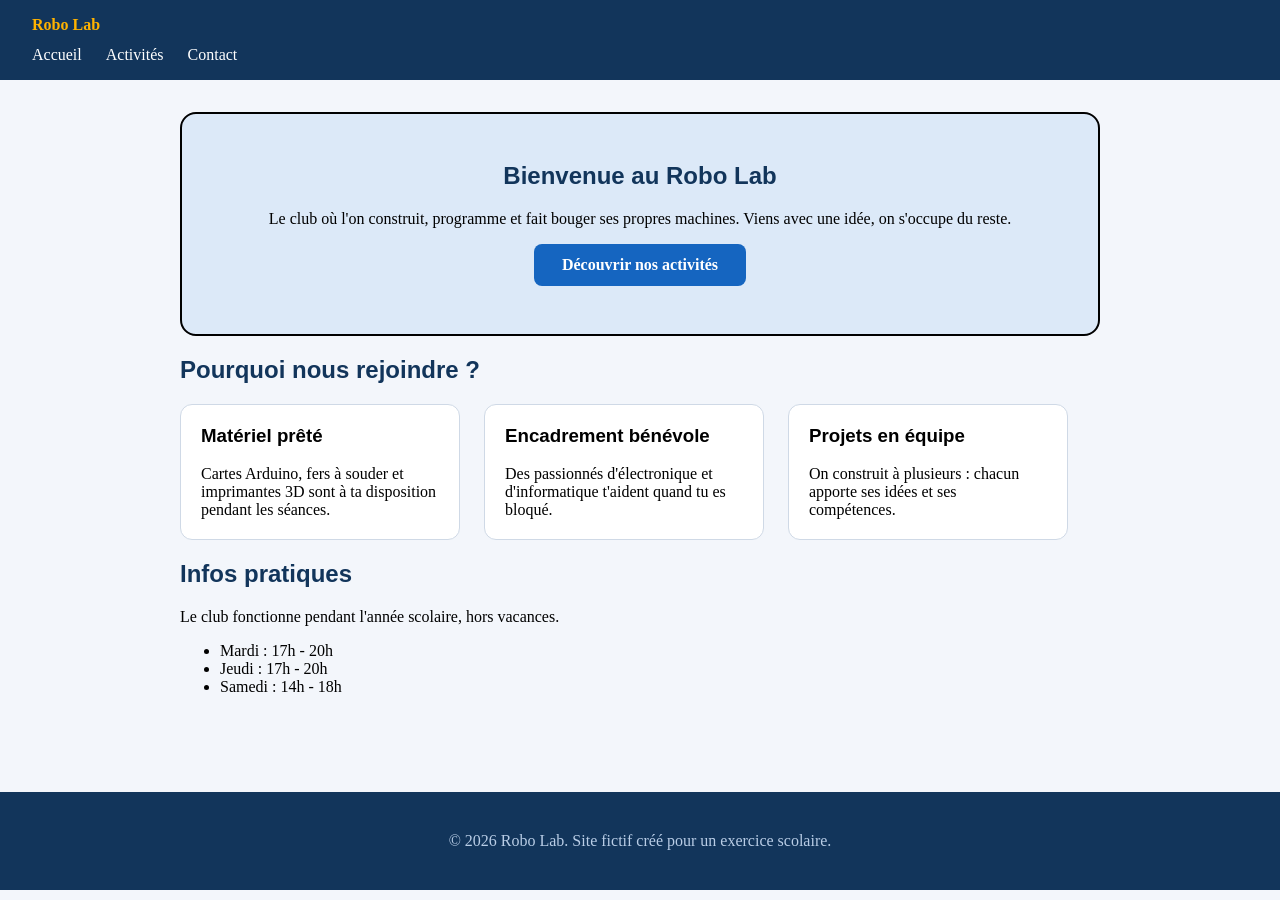
<file: html/index.html>
<!DOCTYPE html>
<html lang="fr">
<head>
  <meta charset="UTF-8">
  <meta name="viewport" content="width=device-width, initial-scale=1.0">
  <title>Accueil - Robo Lab</title>
  <link rel="stylesheet" href="../CSS/style.css">
</head>
<body>
  <header>
    <a href="index.html">Robo Lab</a>
    <nav>
      <ul class="menu">
        <li><a href="index.html">Accueil</a></li>
        <li><a href="activites.html">Activités</a></li>
        <li><a href="contact.html">Contact</a></li>
      </ul>
    </nav>
  </header>

  <main>
    <section class="hero">
      <h1>Bienvenue au Robo Lab</h1>
      <p>Le club où l'on construit, programme et fait bouger ses propres machines. Viens avec une idée, on s'occupe du reste.</p>
      <a class="bouton" href="activites.html">Découvrir nos activités</a>
    </section>

    <section>
      <h2>Pourquoi nous rejoindre ?</h2>
      <div class="galerie">
        <article class="carte">
          <h3>Matériel prêté</h3>
          <p>Cartes Arduino, fers à souder et imprimantes 3D sont à ta disposition pendant les séances.</p>
        </article>
        <article class="carte">
          <h3>Encadrement bénévole</h3>
          <p>Des passionnés d'électronique et d'informatique t'aident quand tu es bloqué.</p>
        </article>
        <article class="carte">
          <h3>Projets en équipe</h3>
          <p>On construit à plusieurs : chacun apporte ses idées et ses compétences.</p>
        </article>
      </div>
    </section>

    <section>
      <h2>Infos pratiques</h2>
      <p>Le club fonctionne pendant l'année scolaire, hors vacances.</p>
      <ul>
      <li>Mardi : 17h - 20h</li>
      <li>Jeudi : 17h - 20h</li>
      <li>Samedi : 14h - 18h</li>
      </ul>
    </section>
  </main>

  <footer>
    <p>© 2026 Robo Lab. Site fictif créé pour un exercice scolaire.</p>
  </footer>
</body>
</html>
</file>
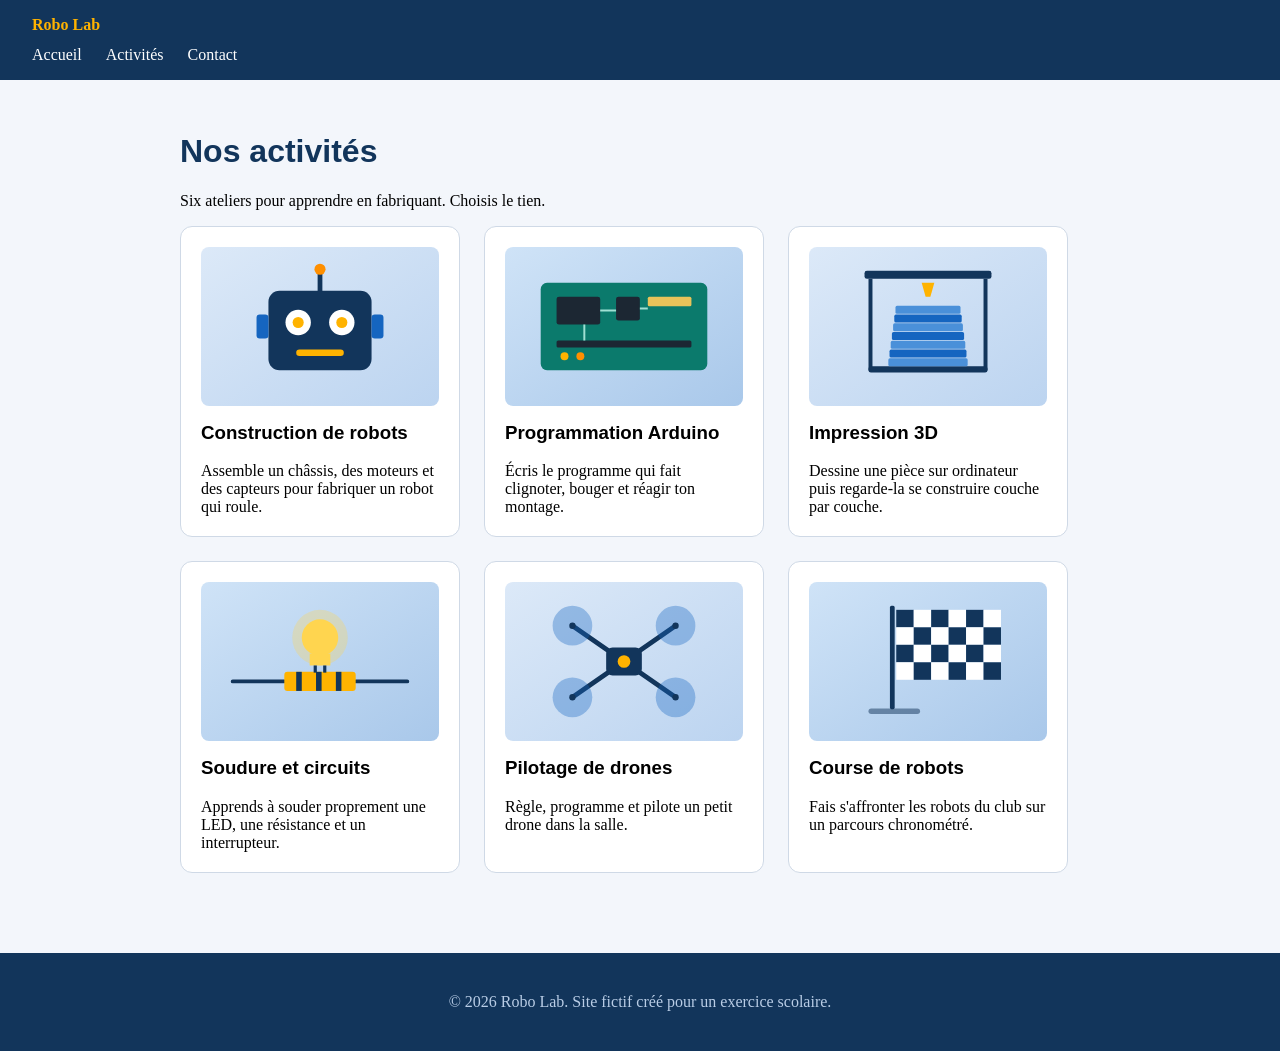
<file: html/activites.html>
<!DOCTYPE html>
<html lang="fr">

<head>
  <meta charset="UTF-8">
  <meta name="viewport" content="width=device-width, initial-scale=1.0">
  <title>Activités - Robo Lab</title>
  <link rel="stylesheet" href="../CSS/style.css">
</head>

<body>
  <header>
    <a href="index.html">Robo Lab</a>
    <nav>
      <ul class="menu">
        <li><a href="index.html">Accueil</a></li>
        <li><a href="activites.html">Activités</a></li>
        <li><a href="contact.html">Contact</a></li>
      </ul>
    </nav>
  </header>

  <main>
    <h1>Nos activités</h1>
    <p>Six ateliers pour apprendre en fabriquant. Choisis le tien.</p>

    <div class="galerie">
      <article class="carte">
        <img src="/image/g3-robot.svg" alt="Illustration : la tête d'un robot">
        <h3>Construction de robots</h3>
        <p>Assemble un châssis, des moteurs et des capteurs pour fabriquer un robot qui roule.</p>
      </article>
      <article class="carte">
        <img src="/image/g3-arduino.svg" alt="Illustration : une carte électronique">
        <h3>Programmation Arduino</h3>
        <p>Écris le programme qui fait clignoter, bouger et réagir ton montage.</p>
      </article>
      <article class="carte">
        <img src="/image/g3-impression.svg" alt="Illustration : une pièce imprimée en couches">
        <h3>Impression 3D</h3>
        <p>Dessine une pièce sur ordinateur puis regarde-la se construire couche par couche.</p>
      </article>
      <article class="carte">
        <img src="/image/g3-soudure.svg" alt="Illustration : une LED allumée">
        <h3>Soudure et circuits</h3>
        <p>Apprends à souder proprement une LED, une résistance et un interrupteur.</p>
      </article>
      <article class="carte">
        <img src="/image/g3-drone.svg" alt="Illustration : un drone vu de dessus">
        <h3>Pilotage de drones</h3>
        <p>Règle, programme et pilote un petit drone dans la salle.</p>
      </article>
      <article class="carte">
        <img src="/image/g3-course.svg" alt="Illustration : un drapeau à damier">
        <h3>Course de robots</h3>
        <p>Fais s'affronter les robots du club sur un parcours chronométré.</p>
      </article>
    </div>
  </main>

  <footer>
    <p>© 2026 Robo Lab. Site fictif créé pour un exercice scolaire.</p>
  </footer>
</body>

</html>
</file>
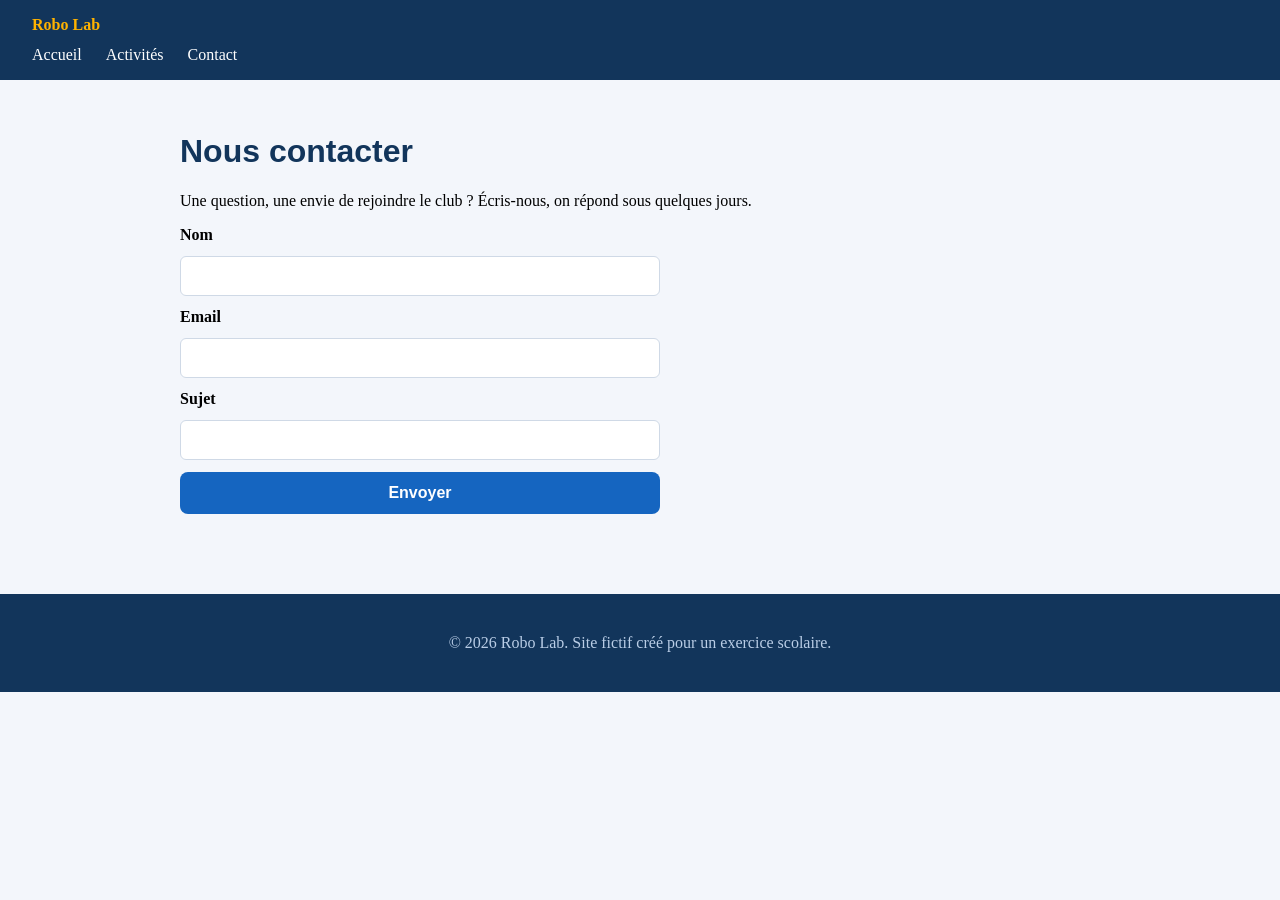
<file: html/contact.html>
<!DOCTYPE html>
<html lang="fr">

<head>
  <meta charset="UTF-8">
  <meta name="viewport" content="width=device-width, initial-scale=1.0">
  <title>Contact - Robo Lab</title>
  <link rel="stylesheet" href="../CSS/style.css">
</head>

<body>
  <header>
    <a href="index.html">Robo Lab</a>
    <nav>
      <ul class="menu">
        <li><a href="index.html">Accueil</a></li>
        <li><a href="activites.html">Activités</a></li>
        <li><a href="contact.html">Contact</a></li>
      </ul>
    </nav>
  </header>

  <main>
    <h1>Nous contacter</h1>
    <p>Une question, une envie de rejoindre le club ? Écris-nous, on répond sous quelques jours.</p>

    <form action="#" method="get">
      <label for="nom">Nom</label>
      <input type="text" id="nom" name="nom" required>

      <label for="email">Email</label>
      <input type="email" id="email" name="email" required>

      <label for="sujet">Sujet</label>
      <input type="text" id="sujet" name="sujet" required>

      <button type="submit">Envoyer</button>
    </form>
  </main>

  <footer>
    <p>© 2026 Robo Lab. Site fictif créé pour un exercice scolaire.</p>
  </footer>
</body>

</html>
</file>
<file: CSS/style.css>
* {
    box-sizing: border-box;
}

body {
    margin: 0;
    line-height: 1, 6;
    background-color: #F3F6FB;

}

header {
    display: flex;
    flex-direction: column;
    justify-content: space-between;
    flex-wrap: wrap;
    padding: 16px 32px;
    gap: 12px;
    background-color: #12355B;
    text-decoration: none;


}

header>a {
    color: #FFB300;
    font-size: 1, 5rem;
    font-weight: bold;
    text-decoration: none;

}

.menu {
    display: flex;
    gap: 24px;
    list-style: none;
    margin: 0;
    padding: 0;

}

nav a {
    display: flex;
    list-style: none;
    color: #FFFFFF;
    text-decoration: none;
}

nav a:hover {
    color: #FFB300;
}

footer {
    background-color: #12355B;
    color: #B9CDE6;
    text-align: center;
    padding: 24px;
    margin-top: 48px;

}

main {
    max-width: 960px;
    margin: 0 auto;
    padding: 32px 20px;

}

h1 {
    color: #12355B;
    margin-top: 2.2rem 40px;
    font-family: "Trebuchet MS", Arial, sans-serif;
}

h2 {
    color: #12355B;
    margin-top: 1.6rem 40px;
    font-family: "Trebuchet MS", Arial, sans-serif;
}
h3{
    margin-top: 1.2rem;
    font-family: "Trebuchet MS", Arial, sans-serif;
}
.hero{
    background-color: #DCE9F8;
    border-color: #9DBBE0;
    border-radius: 16px;
    border: 2px solid;
    text-align: center;
    padding: 48px 24px;

}
.hero > h1{
    margin-top: 0;
}
.bouton{
    background-color: #1565C0;
    color: #FFFFFF;
    padding: 12px 28px;
    border-radius: 8px;
    font-weight: bold;
    text-decoration: none;
    display: inline-block;

}
.bouton:hover{
    color: #FFB300;
    background-color: #1565C0;
}
.carte{
    background-color: #FFFFFF;
    border: 1px solid;
    border-color: #CFD9E6;
    border-radius: 12px;
    padding: 20px;

}
.carte img{
    width: 100%;
    height: auto;
    border-radius: 8px;
    margin-bottom: 12px;
}
.carte h3{
    margin-top: 0;

}
.carte p{
    margin-bottom: 0;
}
.galerie{
    display: flex;
    flex-direction: column;
    gap: 24px;

}
.carte{
    width: 90%;
    margin: 0 auto;
}
@media (min-width: 768px){
    .galerie{
    flex-direction: row;
    flex-wrap: wrap;
}
    .carte{
    width: 280px;
    margin: 0;
}
}
form{
    display: flex;
    flex-direction: column;
    gap: 12px;
    max-width: 480px;
}
label {
    font-weight: bold;
    
}
input {
    padding: 10px;
    border: 1px solid;
    border-color: #CFD9E6;
    border-radius: 6px;
    font-size: 1rem;

}
button {
    background-color: #1565C0;
    color: #FFFFFF;
    border:none;
    border-radius: 8px;
    padding: 12px;
    font-size: 1rem;
    font-weight: bold;
    
}
button:hover {
    color: #FFB300;
    background-color: #1565C0;
}
</file>
